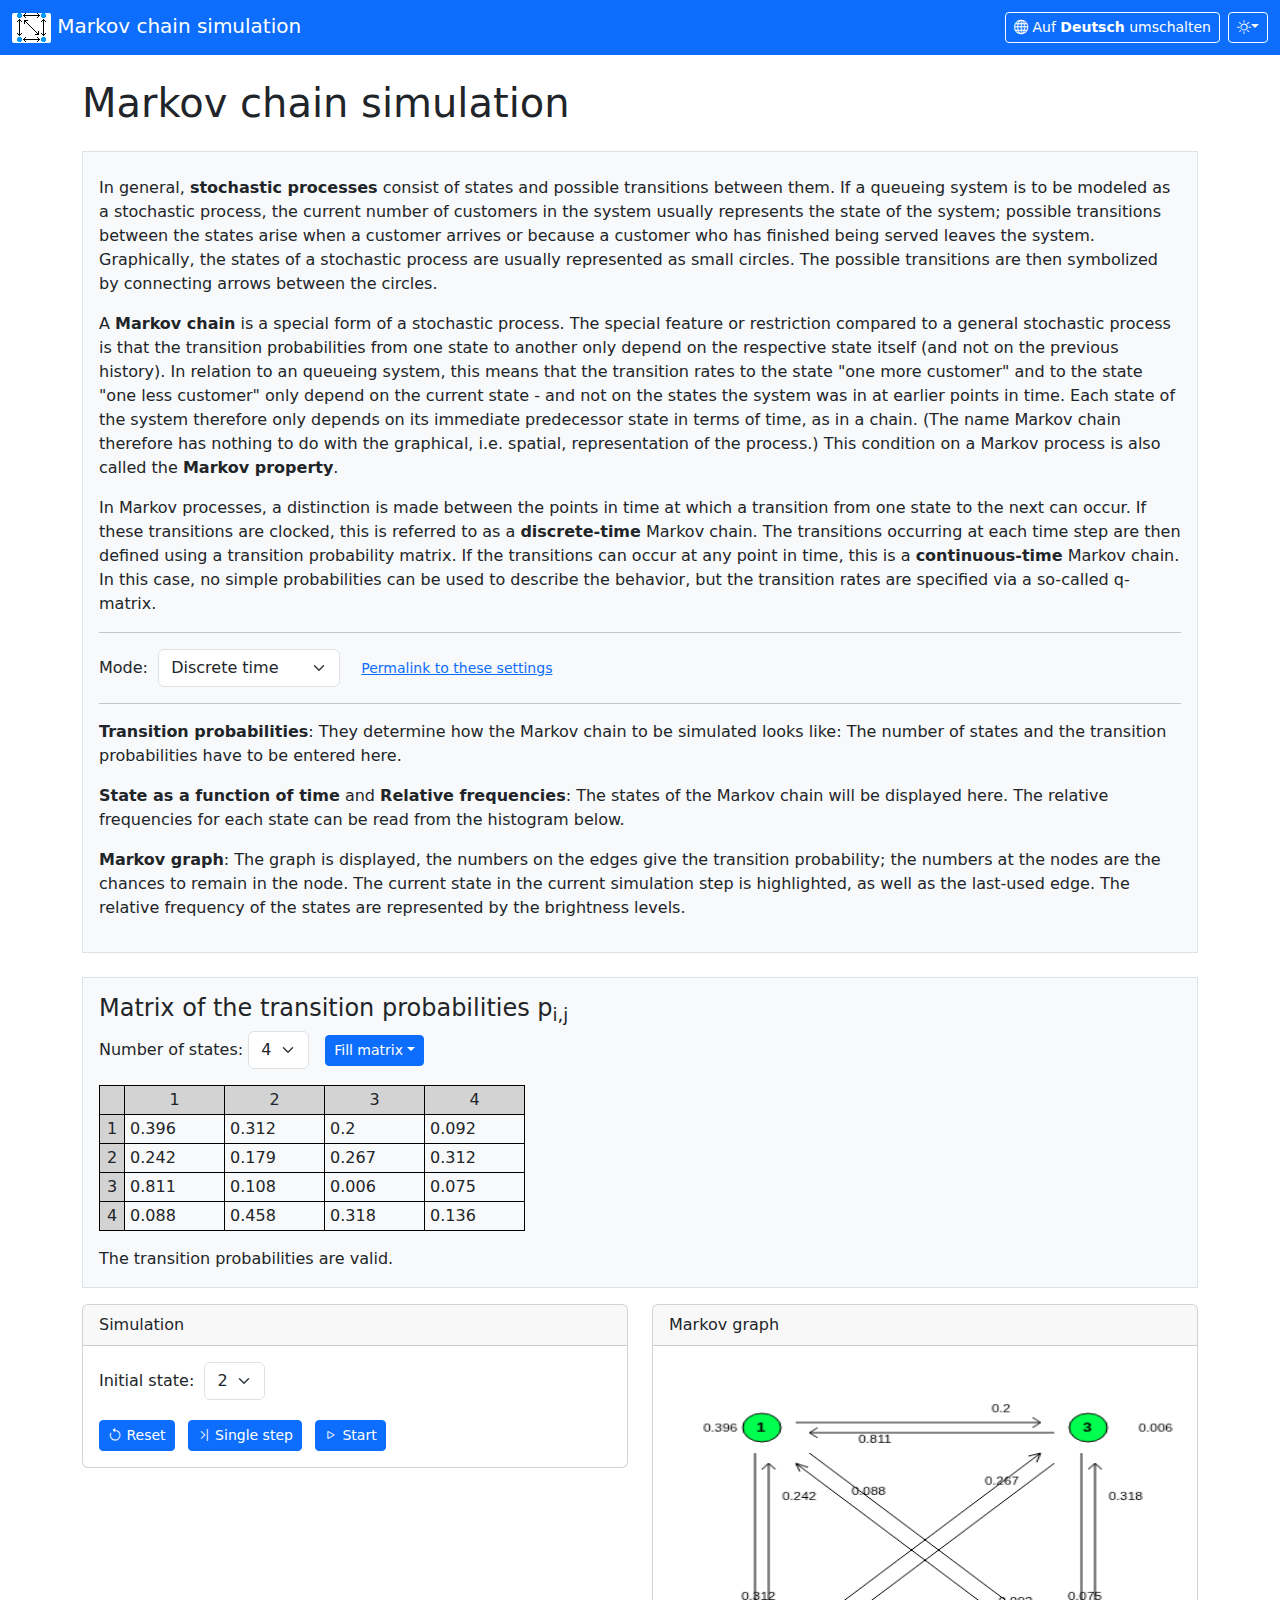
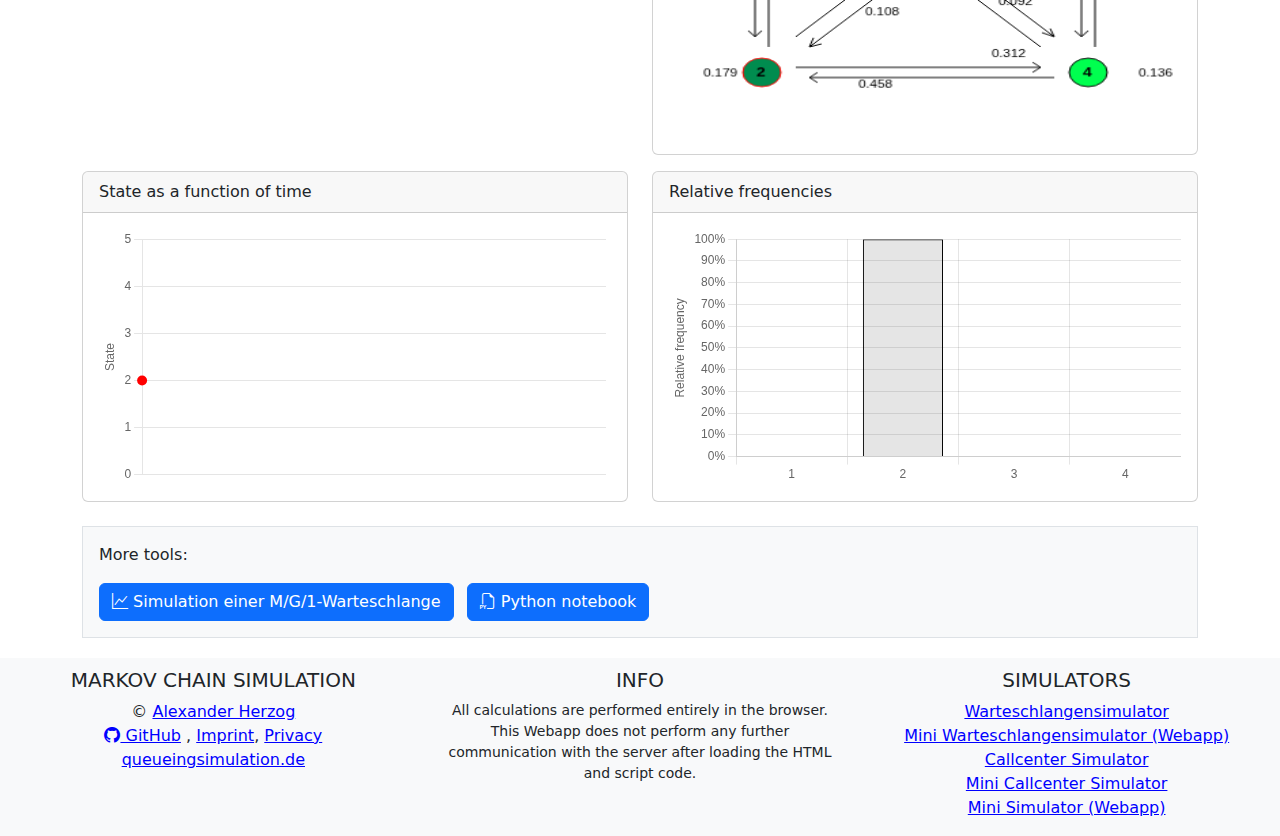
<file: docs/index.html>
<!DOCTYPE html>
<html lang="en">

<head>
  <meta charset="utf-8">
  <!--
  Copyright 2024 Alexander Herzog

  Licensed under the Apache License, Version 2.0 (the "License");
  you may not use this file except in compliance with the License.
  You may obtain a copy of the License at

  http://www.apache.org/licenses/LICENSE-2.0

  Unless required by applicable law or agreed to in writing, software
  distributed under the License is distributed on an "AS IS" BASIS,
  WITHOUT WARRANTIES OR CONDITIONS OF ANY KIND, either express or implied.
  See the License for the specific language governing permissions and
  limitations under the License.
  -->
  <title>Markov chain simulation</title>
  <meta name="description" content="Markov chain simulation">
  <meta name="keywords" content="Markov chain simulation">
  <!-- Begin of language independent part -->
  <meta name="author" content="Alexander Herzog">
  <meta name="viewport" content="width=device-width, initial-scale=1">
  <meta name="apple-mobile-web-app-capable" content="yes">
  <meta name="mobile-web-app-capable" content="yes">
  <meta http-equiv="Content-Security-Policy" content="base-uri 'none'; default-src 'none'; connect-src 'self'; style-src 'self' 'unsafe-inline'; script-src 'self' 'unsafe-inline'; font-src 'self'; img-src 'self' data:;">
  <link rel="shortcut icon" type="image/x-icon" href="favicon.ico">
  <link href="./libs/bootstrap.min.css" integrity="sha384-T3c6CoIi6uLrA9TneNEoa7RxnatzjcDSCmG1MXxSR1GAsXEV/Dwwykc2MPK8M2HN" rel="stylesheet">
  <link href="./libs/bootstrap-icons.css" integrity="sha384-b6lVK+yci+bfDmaY1u0zE8YYJt0TZxLEAFyYSLHId4xoVvsrQu3INevFKo+Xir8e" rel="stylesheet" media="none" onload="if(media!='all')media='all'">
  <link href="./css/index.css" rel="stylesheet" media="none" onload="if(media!='all')media='all'">
  <script defer src="./libs/bootstrap.bundle.min.js" integrity="sha384-C6RzsynM9kWDrMNeT87bh95OGNyZPhcTNXj1NW7RuBCsyN/o0jlpcV8Qyq46cDfL"></script>
  <script defer src="./libs/chart.umd.js" integrity="sha384-tgbB5AKnszdcfwcZtTfuhR3Ko1XZdlDfsLtkxiiAZiVkkXCkFmp+FQFh+V/UTo54"></script>
  <script defer src="./libs/neutralino.js"></script>
</head>

<body>
<div id="infoLoading">Loading...<noscript><br><span style='color: red';>This webapp requires Javascript to be executed.</span></noscript></div>
<div id="mainContent" style="display: none;">

<!-- Navigation -->

<nav class="navbar navbar-expand-lg navbar-dark bg-primary sticky-top" id="navbar_main"><div class="container-fluid">
  <span class="navbar-brand mb-0 h1">
  <span id="logoBox"><img src="[data-uri]" width="29" height="29" alt="Logo"></span>
  <span id="appName1"></span>
  </span>
  <ul class="navbar-nav me-auto"></ul>
  <button type="button" class="btn btn-outline-light bi-globe btn-sm me-2" id="languageButton"><span class="menuButtonTitle">
    <span class="menuButtonTitleShort"></span>
    <span class="menuButtonTitleLong"></span>
  </span></button>
  <div class="dropdown" style="display: inline-block;">
    <button type="button" class="btn btn-outline-light bi-sun btn-sm dropdown-toggle" id="menuColorMode" data-bs-toggle="dropdown"></button>
    <ul class="dropdown-menu dropdown-menu-end" role="tablist">
      <li role="tab"><a class="dropdown-item" id="menuColorModeLight" href="?" onclick="localStorage.setItem('selectedColorMode','light')"></a></li>
      <li role="tab"><a class="dropdown-item" id="menuColorModeDark" href="?" onclick="localStorage.setItem('selectedColorMode','dark')"></a></li>
      <li role="tab"><a class="dropdown-item" id="menuColorModeSystemDefault" href="?" onclick="localStorage.removeItem('selectedColorMode')"></a></li>
    </ul>
  </div>
</div></nav>

<!-- Content -->

<main><div class="container pt-3">

<h1 class="mt-2"></h1>

<div class="mt-4 p-3 border bg-light">
  <div class="mt-2" id="infoAreaGeneral"></div>
  <hr>
  <div>
    <label id="modeSelectLabel" for="modeSelect"></label>
    <select id="modeSelect" class="form-select me-3" style="display: inline-block; width: auto;">
      <option value="0" id="modeSelect0" selected></option>
      <option value="1" id="modeSelect1"></option>
    </select>
    <a href="" class="small" id="PermaLink"></a>
  </div>
  <hr>
  <div class="mt-2" id="infoArea"></div>
</div>

<div id="inputBoxDiscrete" class="mt-4 p-3 border bg-light">
  <h4 id="inputBoxDiscreteTitle"></h4>
</div>

<div id="inputBoxContinuous" class="mt-4 p-3 border bg-light">
  <h4 id="inputBoxContinuousTitle"></h4>
</div>

<div id="inputBoxContinuousAdditional" class="mt-4 p-3 border bg-light">
  <h4 id="inputBoxContinuousAdditionalTitle"></h4>
  <table class="borders" id="inputAdditionalTableContinuous"></table>
</div>

<div class="row" id="outputRow1Discrete">
<div class="col-lg-6"><div class="card mt-3">
  <div id="outputBoxDiscreteTitle" class="card-header"></div>
  <div class="card-body">
    <div>
      <label id="simulationStartSelectDiscreteLabel" for="simulationStartSelectDiscrete"></label>
      <select id="simulationStartSelectDiscrete" class="form-select" style="display: inline-block; width: auto;"></select>
    </div>
    <div class="mt-3">
      <button type="button" class="btn btn-primary btn-sm bi-arrow-counterclockwise mt-1 me-2" id="resetButtonDiscrete"></button>
      <button type="button" class="btn btn-primary btn-sm bi-chevron-bar-right mt-1 me-2" id="stepButtonDiscrete"></button>
      <button type="button" class="btn btn-primary btn-sm bi-play mt-1 me-2" id="playPauseButtonDiscrete"></button>
    </div>
  </div>
</div></div>
<div class="col-lg-6"><div class="card mt-3">
  <div id="boxGraphDiscreteTitle" class="card-header"></div>
  <div class="card-body" style="padding: 0;"><canvas id="boxGraphDiscrete" width="400" height="400"></canvas></div>
</div></div>
</div>

<div class="row" id="outputRow2Discrete">
<div class="col-lg-6"><div class="card mt-3">
  <div id="boxCurrentStateDiscreteTitle" class="card-header"></div>
  <div class="card-body"><canvas id="boxCurrentStateDiscrete"></canvas></div>
</div></div>
<div class="col-lg-6"><div class="card mt-3">
  <div id="boxFrequenciesDiscreteTitle" class="card-header"></div>
  <div class="card-body"><canvas id="boxFrequenciesDiscrete"></canvas></div>
</div></div>
</div>

<div class="row" id="outputRow1Continuous">
<div class="col-lg-6"><div class="card mt-3">
  <div id="outputBoxContinuousTitle" class="card-header"></div>
  <div class="card-body">
    <div>
      <label id="simulationStartSelectContinuousLabel" for="simulationStartSelectContinuous"></label>
      <select id="simulationStartSelectContinuous" class="form-select" style="display: inline-block; width: auto;"></select>
    </div>
    <div class="mt-3">
      <button type="button" class="btn btn-primary btn-sm bi-arrow-counterclockwise mt-1 me-2" id="resetButtonContinuous"></button>
      <button type="button" class="btn btn-primary btn-sm bi-chevron-bar-right mt-1 me-2" id="stepButtonContinuous"></button>
      <button type="button" class="btn btn-primary btn-sm bi-play mt-1 me-2" id="playPauseButtonContinuous"></button>
    </div>
  </div>
</div></div>
<div class="col-lg-6"><div class="card mt-3">
  <div id="boxGraphContinuousTitle" class="card-header"></div>
  <div class="card-body" style="padding: 0;"><canvas id="boxGraphContinuous" width="400" height="400"></canvas></div>
</div></div>
</div>

<div class="row" id="outputRow2Continuous">
<div class="col-lg-6"><div class="card mt-3">
  <div id="boxCurrentStateContinuousTitle" class="card-header"></div>
  <div class="card-body"><canvas id="boxCurrentStateContinuous"></canvas></div>
</div></div>
<div class="col-lg-6"><div class="card mt-3">
  <div id="boxFrequenciesContinuousTitle" class="card-header"></div>
  <div class="card-body"><canvas id="boxFrequenciesContinuous"></canvas></div>
</div></div>
</div>

<div class="mt-4 p-3 border bg-light">
  <div id="toolsInfo"></div>
  <div class="mt-3">
    <button id="simButton" class="btn btn-primary bi-graph-up me-2"></button>
    <button id="toolsPython" onclick="document.getElementById('downloadIPYNB').click();" class="btn btn-primary bi-filetype-py"></button>
    <a id="downloadIPYNB" target="_blank" href="./python/MarkovChains.ipynb" download="MarkovChains.ipynb" style="display: none;"></a>
  </div>
</div>

</div></main>

<!-- Footer -->

<footer class="page-footer font-small bg-light" style="margin-top: 20px; padding-top: 10px;">
<div class="container-fluid text-center text-md-left">
<div class="row">

<div class="col-md-4 mt-md-0 mt-4">
<h3 class="h5 text-uppercase" id="appName2">&nbsp;</h3>
<ul class="list-unstyled">
  <li>&copy; <a href="https://github.com/A-Herzog" target="_blank">Alexander Herzog</a></li>
  <li>
    <a href="https://github.com/A-Herzog/MarkovChains" target="_blank" class="bi-github"> GitHub</a>
    <span id="infoLocalDataOnly1">,
    <a href="https://aka.ms/impressum" target="_blank" id="linkImprint"></a>,
    <a href="https://docs.github.com/site-policy/privacy-policies/github-privacy-statement" target="_blank" id="linkPrivacy"></a>
    </span>
  </li>
  <li><a target="_blank" id="linkMainHome" href=""></a></li>
</ul>
</div>

<div class="col-md-4 mb-md-0 mb-4" id="infoLocalDataOnly2">
<h3 class="h5 text-uppercase">&nbsp;</h3>
<div class="small"></div>
</div>

<div class="col-md-4 mb-md-0 mb-4">
<h3 class="h5 text-uppercase" id="infoSimulators">&nbsp;</h3>
<ul class="list-unstyled">
  <li><a href="https://a-herzog.github.io/Warteschlangensimulator" target="_blank">Warteschlangensimulator</a></li>
  <li><a href="https://a-herzog.github.io/MiniWarteschlangensimulator" target="_blank">Mini Warteschlangensimulator (Webapp)</a></li>
  <li><a href="https://github.com/A-Herzog/Callcenter-Simulator" target="_blank">Callcenter Simulator</a></li>
  <li><a href="https://github.com/A-Herzog/Mini-Callcenter-Simulator" target="_blank">Mini Callcenter Simulator</a></li>
  <li><a href="https://a-herzog.github.io/MiniSimulator/" target="_blank">Mini Simulator (Webapp)</a></li>
</ul>
</div>

</div>
</div>
</footer>

</div>

<script src='./index.js' type="module"></script>

</body>
</html>
</file>
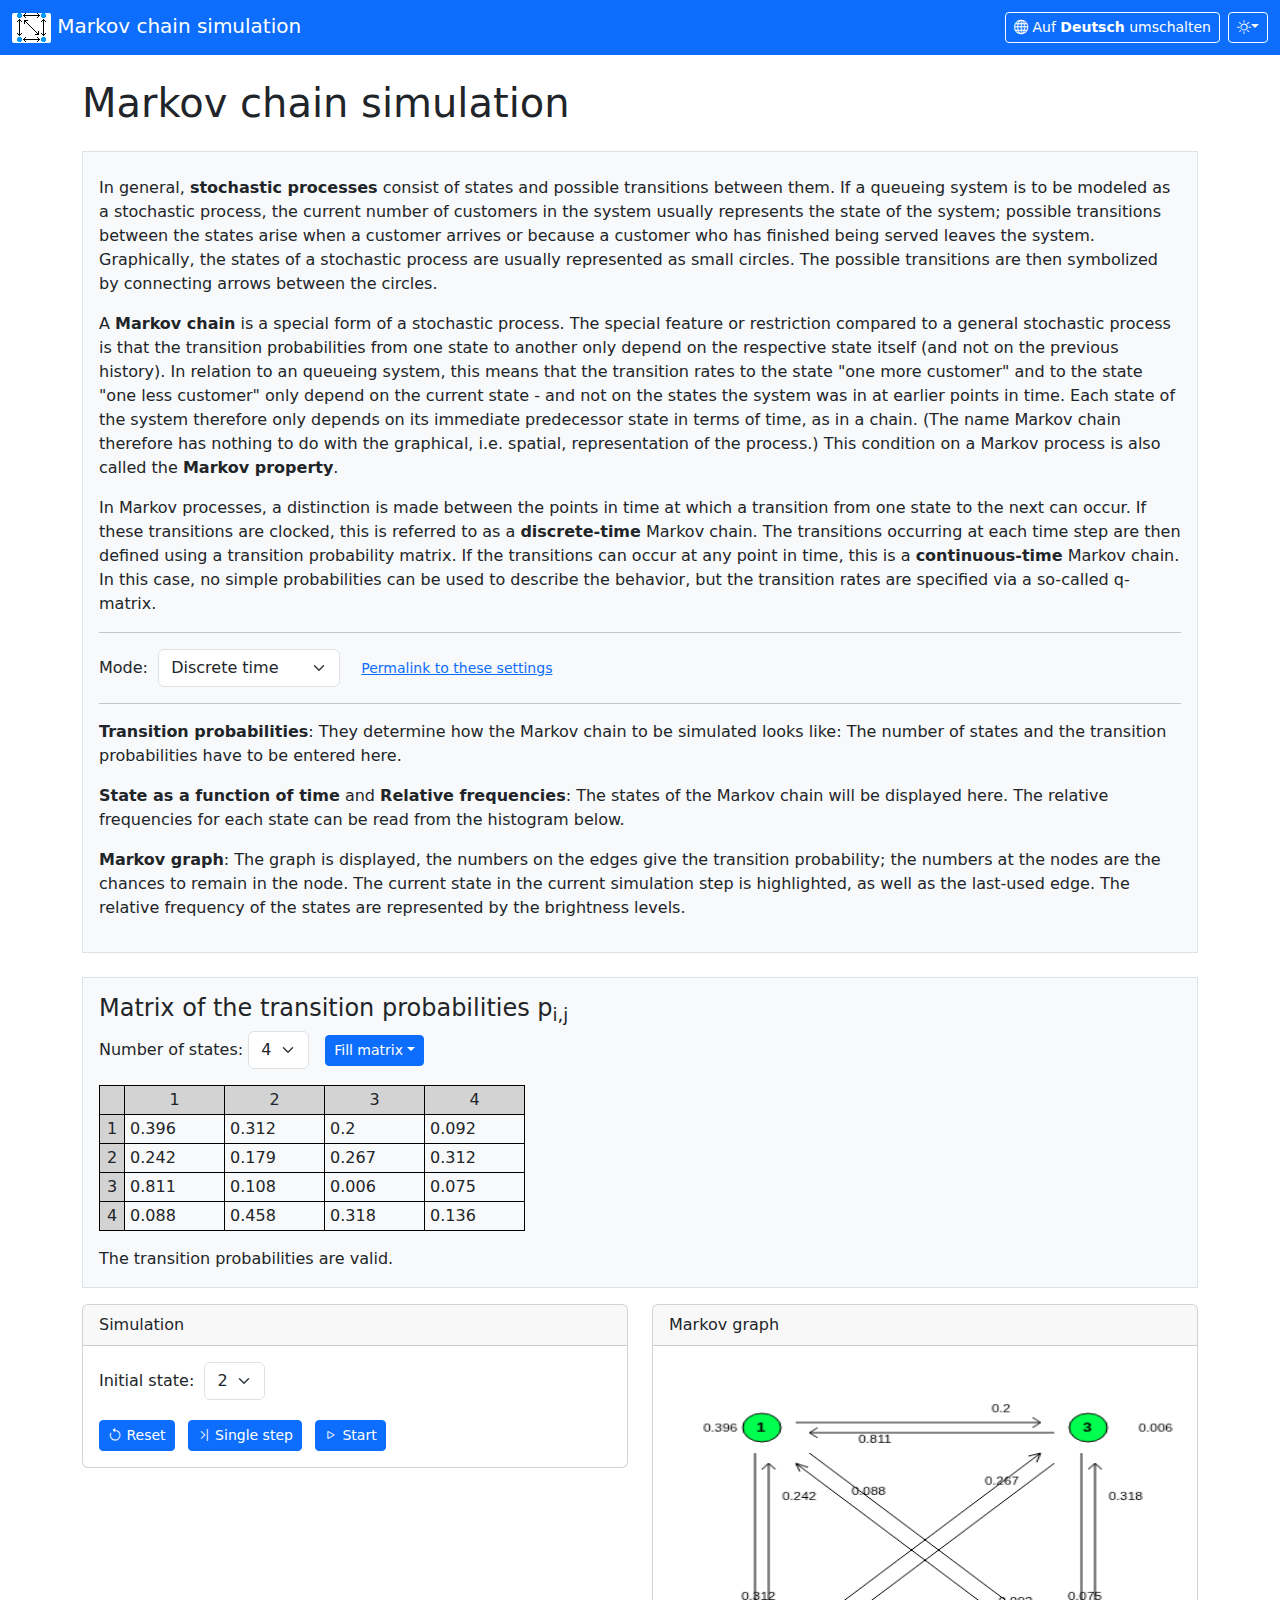
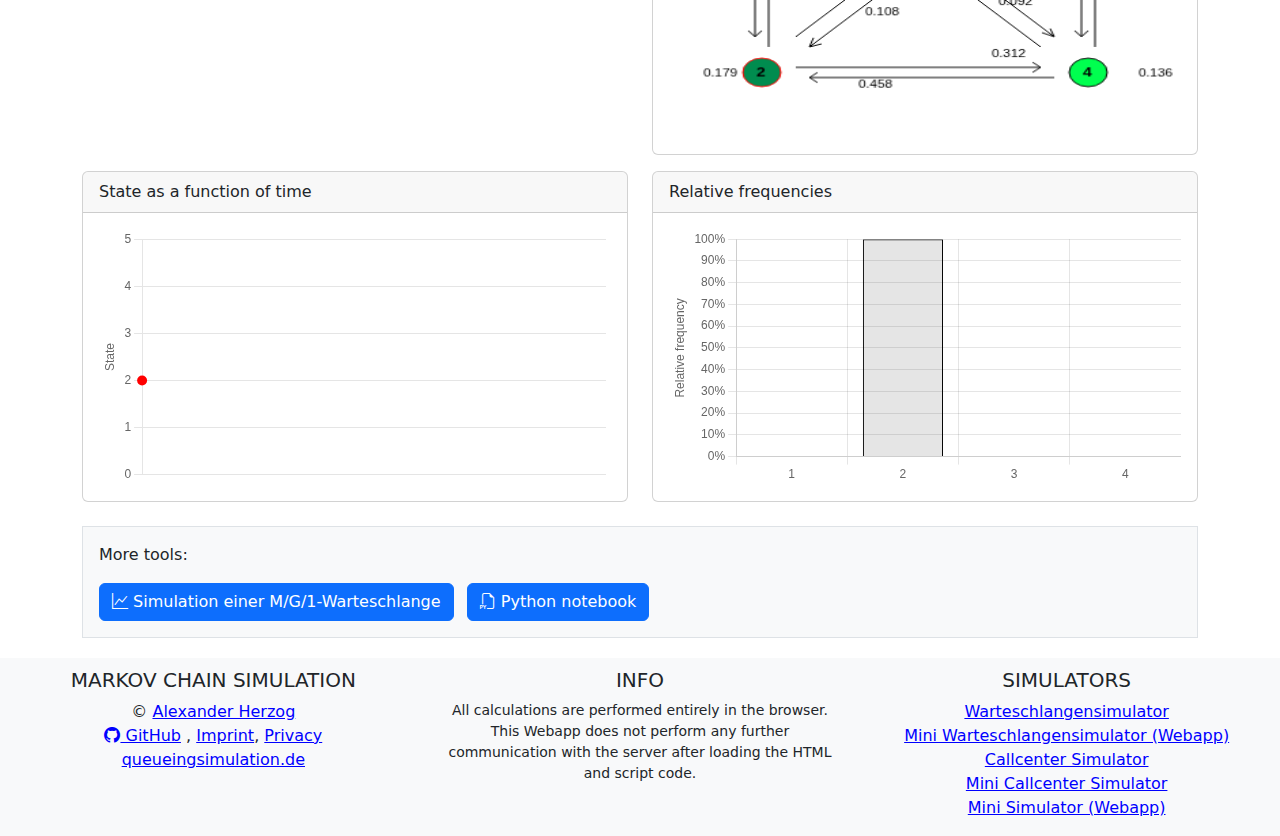
<file: docs/index_de.html>
<!DOCTYPE html>
<html lang="de">

<head>
  <meta charset="utf-8">
  <!--
  Copyright 2024 Alexander Herzog

  Licensed under the Apache License, Version 2.0 (the "License");
  you may not use this file except in compliance with the License.
  You may obtain a copy of the License at

  http://www.apache.org/licenses/LICENSE-2.0

  Unless required by applicable law or agreed to in writing, software
  distributed under the License is distributed on an "AS IS" BASIS,
  WITHOUT WARRANTIES OR CONDITIONS OF ANY KIND, either express or implied.
  See the License for the specific language governing permissions and
  limitations under the License.
  -->
  <title>Markovketten-Simulation</title>
  <meta name="description" content="Markovketten-Simulation">
  <meta name="keywords" content="Markovketten-Simulation, Markov chain simulation">
  <!-- Begin of language independent part -->
  <meta name="author" content="Alexander Herzog">
  <meta name="viewport" content="width=device-width, initial-scale=1">
  <meta name="apple-mobile-web-app-capable" content="yes">
  <meta name="mobile-web-app-capable" content="yes">
  <meta http-equiv="Content-Security-Policy" content="base-uri 'none'; default-src 'none'; connect-src 'self'; style-src 'self' 'unsafe-inline'; script-src 'self' 'unsafe-inline'; font-src 'self'; img-src 'self' data:;">
  <link rel="shortcut icon" type="image/x-icon" href="favicon.ico">
  <link href="./libs/bootstrap.min.css" integrity="sha384-T3c6CoIi6uLrA9TneNEoa7RxnatzjcDSCmG1MXxSR1GAsXEV/Dwwykc2MPK8M2HN" rel="stylesheet">
  <link href="./libs/bootstrap-icons.css" integrity="sha384-b6lVK+yci+bfDmaY1u0zE8YYJt0TZxLEAFyYSLHId4xoVvsrQu3INevFKo+Xir8e" rel="stylesheet" media="none" onload="if(media!='all')media='all'">
  <link href="./css/index.css" rel="stylesheet" media="none" onload="if(media!='all')media='all'">
  <script defer src="./libs/bootstrap.bundle.min.js" integrity="sha384-C6RzsynM9kWDrMNeT87bh95OGNyZPhcTNXj1NW7RuBCsyN/o0jlpcV8Qyq46cDfL"></script>
  <script defer src="./libs/chart.umd.js" integrity="sha384-tgbB5AKnszdcfwcZtTfuhR3Ko1XZdlDfsLtkxiiAZiVkkXCkFmp+FQFh+V/UTo54"></script>
  <script defer src="./libs/neutralino.js"></script>
</head>

<body>
<div id="infoLoading">Loading...<noscript><br><span style='color: red';>This webapp requires Javascript to be executed.</span></noscript></div>
<div id="mainContent" style="display: none;">

<!-- Navigation -->

<nav class="navbar navbar-expand-lg navbar-dark bg-primary sticky-top" id="navbar_main"><div class="container-fluid">
  <span class="navbar-brand mb-0 h1">
  <span id="logoBox"><img src="[data-uri]" width="29" height="29" alt="Logo"></span>
  <span id="appName1"></span>
  </span>
  <ul class="navbar-nav me-auto"></ul>
  <button type="button" class="btn btn-outline-light bi-globe btn-sm me-2" id="languageButton"><span class="menuButtonTitle">
    <span class="menuButtonTitleShort"></span>
    <span class="menuButtonTitleLong"></span>
  </span></button>
  <div class="dropdown" style="display: inline-block;">
    <button type="button" class="btn btn-outline-light bi-sun btn-sm dropdown-toggle" id="menuColorMode" data-bs-toggle="dropdown"></button>
    <ul class="dropdown-menu dropdown-menu-end" role="tablist">
      <li role="tab"><a class="dropdown-item" id="menuColorModeLight" href="?" onclick="localStorage.setItem('selectedColorMode','light')"></a></li>
      <li role="tab"><a class="dropdown-item" id="menuColorModeDark" href="?" onclick="localStorage.setItem('selectedColorMode','dark')"></a></li>
      <li role="tab"><a class="dropdown-item" id="menuColorModeSystemDefault" href="?" onclick="localStorage.removeItem('selectedColorMode')"></a></li>
    </ul>
  </div>
</div></nav>

<!-- Content -->

<main><div class="container pt-3">

<h1 class="mt-2"></h1>

<div class="mt-4 p-3 border bg-light">
  <div class="mt-2" id="infoAreaGeneral"></div>
  <hr>
  <div>
    <label id="modeSelectLabel" for="modeSelect"></label>
    <select id="modeSelect" class="form-select me-3" style="display: inline-block; width: auto;">
      <option value="0" id="modeSelect0" selected></option>
      <option value="1" id="modeSelect1"></option>
    </select>
    <a href="" class="small" id="PermaLink"></a>
  </div>
  <hr>
  <div class="mt-2" id="infoArea"></div>
</div>

<div id="inputBoxDiscrete" class="mt-4 p-3 border bg-light">
  <h4 id="inputBoxDiscreteTitle"></h4>
</div>

<div id="inputBoxContinuous" class="mt-4 p-3 border bg-light">
  <h4 id="inputBoxContinuousTitle"></h4>
</div>

<div id="inputBoxContinuousAdditional" class="mt-4 p-3 border bg-light">
  <h4 id="inputBoxContinuousAdditionalTitle"></h4>
  <table class="borders" id="inputAdditionalTableContinuous"></table>
</div>

<div class="row" id="outputRow1Discrete">
<div class="col-lg-6"><div class="card mt-3">
  <div id="outputBoxDiscreteTitle" class="card-header"></div>
  <div class="card-body">
    <div>
      <label id="simulationStartSelectDiscreteLabel" for="simulationStartSelectDiscrete"></label>
      <select id="simulationStartSelectDiscrete" class="form-select" style="display: inline-block; width: auto;"></select>
    </div>
    <div class="mt-3">
      <button type="button" class="btn btn-primary btn-sm bi-arrow-counterclockwise mt-1 me-2" id="resetButtonDiscrete"></button>
      <button type="button" class="btn btn-primary btn-sm bi-chevron-bar-right mt-1 me-2" id="stepButtonDiscrete"></button>
      <button type="button" class="btn btn-primary btn-sm bi-play mt-1 me-2" id="playPauseButtonDiscrete"></button>
    </div>
  </div>
</div></div>
<div class="col-lg-6"><div class="card mt-3">
  <div id="boxGraphDiscreteTitle" class="card-header"></div>
  <div class="card-body" style="padding: 0;"><canvas id="boxGraphDiscrete" width="400" height="400"></canvas></div>
</div></div>
</div>

<div class="row" id="outputRow2Discrete">
<div class="col-lg-6"><div class="card mt-3">
  <div id="boxCurrentStateDiscreteTitle" class="card-header"></div>
  <div class="card-body"><canvas id="boxCurrentStateDiscrete"></canvas></div>
</div></div>
<div class="col-lg-6"><div class="card mt-3">
  <div id="boxFrequenciesDiscreteTitle" class="card-header"></div>
  <div class="card-body"><canvas id="boxFrequenciesDiscrete"></canvas></div>
</div></div>
</div>

<div class="row" id="outputRow1Continuous">
<div class="col-lg-6"><div class="card mt-3">
  <div id="outputBoxContinuousTitle" class="card-header"></div>
  <div class="card-body">
    <div>
      <label id="simulationStartSelectContinuousLabel" for="simulationStartSelectContinuous"></label>
      <select id="simulationStartSelectContinuous" class="form-select" style="display: inline-block; width: auto;"></select>
    </div>
    <div class="mt-3">
      <button type="button" class="btn btn-primary btn-sm bi-arrow-counterclockwise mt-1 me-2" id="resetButtonContinuous"></button>
      <button type="button" class="btn btn-primary btn-sm bi-chevron-bar-right mt-1 me-2" id="stepButtonContinuous"></button>
      <button type="button" class="btn btn-primary btn-sm bi-play mt-1 me-2" id="playPauseButtonContinuous"></button>
    </div>
  </div>
</div></div>
<div class="col-lg-6"><div class="card mt-3">
  <div id="boxGraphContinuousTitle" class="card-header"></div>
  <div class="card-body" style="padding: 0;"><canvas id="boxGraphContinuous" width="400" height="400"></canvas></div>
</div></div>
</div>

<div class="row" id="outputRow2Continuous">
<div class="col-lg-6"><div class="card mt-3">
  <div id="boxCurrentStateContinuousTitle" class="card-header"></div>
  <div class="card-body"><canvas id="boxCurrentStateContinuous"></canvas></div>
</div></div>
<div class="col-lg-6"><div class="card mt-3">
  <div id="boxFrequenciesContinuousTitle" class="card-header"></div>
  <div class="card-body"><canvas id="boxFrequenciesContinuous"></canvas></div>
</div></div>
</div>

<div class="mt-4 p-3 border bg-light">
  <div id="toolsInfo"></div>
  <div class="mt-3">
    <button id="simButton" class="btn btn-primary bi-graph-up me-2"></button>
    <button id="toolsPython" onclick="document.getElementById('downloadIPYNB').click();" class="btn btn-primary bi-filetype-py"></button>
    <a id="downloadIPYNB" target="_blank" href="./python/MarkovChains.ipynb" download="MarkovChains.ipynb" style="display: none;"></a>
  </div>
</div>

</div></main>

<!-- Footer -->

<footer class="page-footer font-small bg-light" style="margin-top: 20px; padding-top: 10px;">
<div class="container-fluid text-center text-md-left">
<div class="row">

<div class="col-md-4 mt-md-0 mt-4">
<h3 class="h5 text-uppercase" id="appName2">&nbsp;</h3>
<ul class="list-unstyled">
  <li>&copy; <a href="https://github.com/A-Herzog" target="_blank">Alexander Herzog</a></li>
  <li>
    <a href="https://github.com/A-Herzog/MarkovChains" target="_blank" class="bi-github"> GitHub</a>
    <span id="infoLocalDataOnly1">,
    <a href="https://aka.ms/impressum" target="_blank" id="linkImprint"></a>,
    <a href="https://docs.github.com/site-policy/privacy-policies/github-privacy-statement" target="_blank" id="linkPrivacy"></a>
    </span>
  </li>
  <li><a target="_blank" id="linkMainHome" href=""></a></li>
</ul>
</div>

<div class="col-md-4 mb-md-0 mb-4" id="infoLocalDataOnly2">
<h3 class="h5 text-uppercase">&nbsp;</h3>
<div class="small"></div>
</div>

<div class="col-md-4 mb-md-0 mb-4">
<h3 class="h5 text-uppercase" id="infoSimulators">&nbsp;</h3>
<ul class="list-unstyled">
  <li><a href="https://a-herzog.github.io/Warteschlangensimulator" target="_blank">Warteschlangensimulator</a></li>
  <li><a href="https://a-herzog.github.io/MiniWarteschlangensimulator" target="_blank">Mini Warteschlangensimulator (Webapp)</a></li>
  <li><a href="https://github.com/A-Herzog/Callcenter-Simulator" target="_blank">Callcenter Simulator</a></li>
  <li><a href="https://github.com/A-Herzog/Mini-Callcenter-Simulator" target="_blank">Mini Callcenter Simulator</a></li>
  <li><a href="https://a-herzog.github.io/MiniSimulator/" target="_blank">Mini Simulator (Webapp)</a></li>
</ul>
</div>

</div>
</div>
</footer>

</div>

<script src='./index.js' type="module"></script>

</body>
</html>
</file>
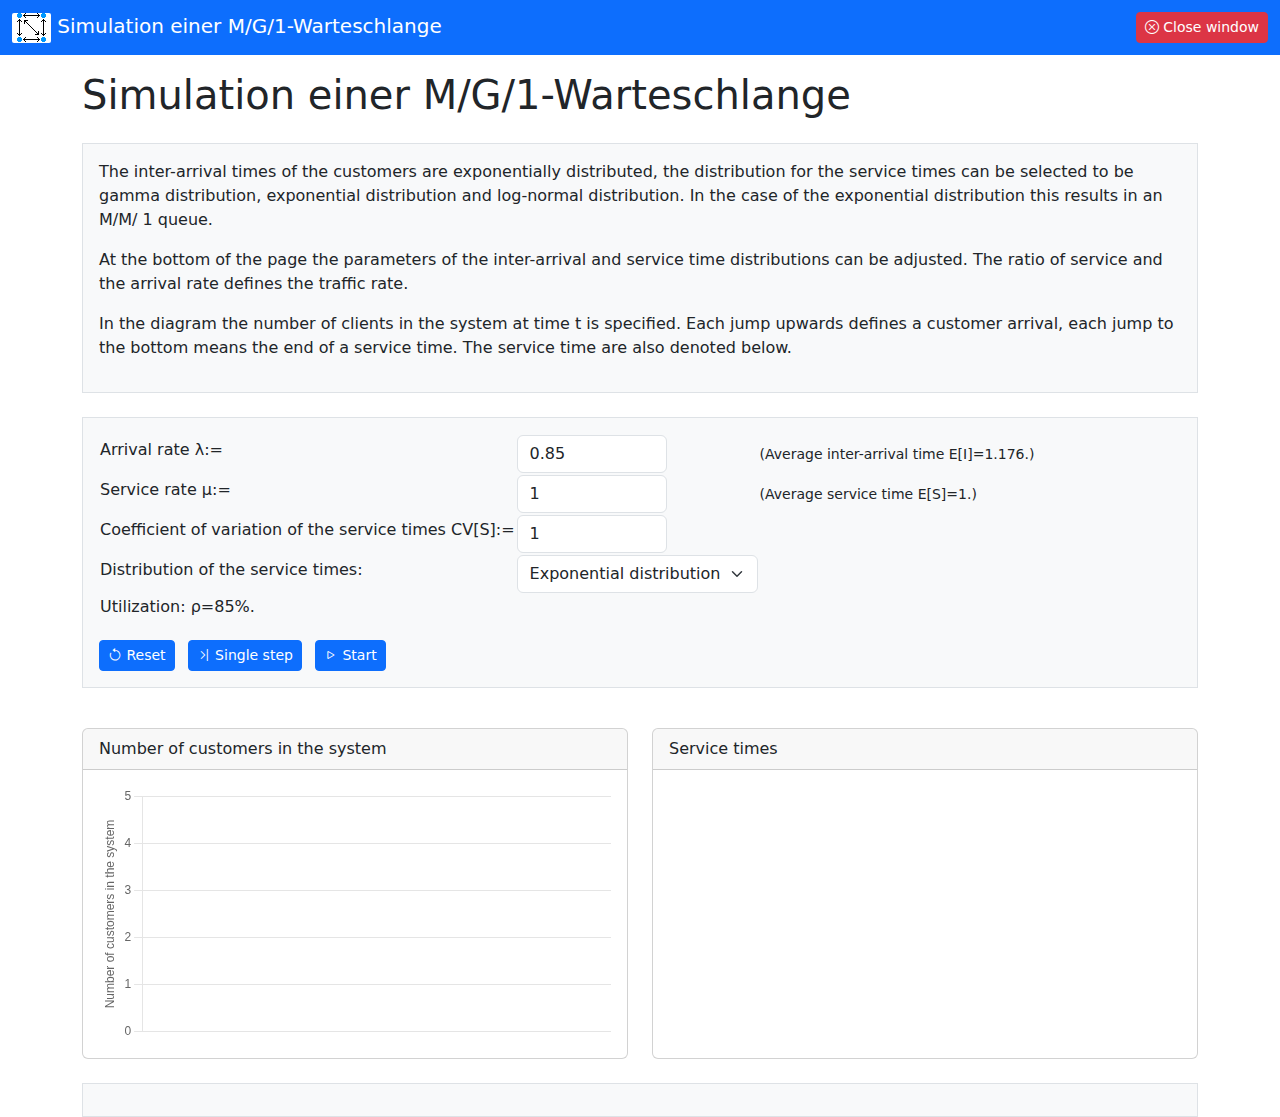
<file: docs/mg1sim.html>
<!DOCTYPE html>
<html lang="en">

<head>
  <meta charset="utf-8">
  <!--
  Copyright 2025 Alexander Herzog

  Licensed under the Apache License, Version 2.0 (the "License");
  you may not use this file except in compliance with the License.
  You may obtain a copy of the License at

  http://www.apache.org/licenses/LICENSE-2.0

  Unless required by applicable law or agreed to in writing, software
  distributed under the License is distributed on an "AS IS" BASIS,
  WITHOUT WARRANTIES OR CONDITIONS OF ANY KIND, either express or implied.
  See the License for the specific language governing permissions and
  limitations under the License.
  -->
  <title>Markov chain simulation</title>
  <meta name="description" content="Markov chain simulation">
  <meta name="keywords" content="Markov chain simulation">
  <!-- Begin of language independent part -->
  <meta name="author" content="Alexander Herzog">
  <meta name="viewport" content="width=device-width, initial-scale=1">
  <meta name="apple-mobile-web-app-capable" content="yes">
  <meta name="mobile-web-app-capable" content="yes">
  <meta http-equiv="Content-Security-Policy" content="base-uri 'none'; default-src 'none'; connect-src 'self'; style-src 'self' 'unsafe-inline'; script-src 'self' 'unsafe-inline'; font-src 'self'; img-src 'self' data:;">
  <link rel="shortcut icon" type="image/x-icon" href="favicon.ico">
  <link href="./libs/bootstrap.min.css" integrity="sha384-T3c6CoIi6uLrA9TneNEoa7RxnatzjcDSCmG1MXxSR1GAsXEV/Dwwykc2MPK8M2HN" rel="stylesheet">
  <link href="./libs/bootstrap-icons.css" integrity="sha384-b6lVK+yci+bfDmaY1u0zE8YYJt0TZxLEAFyYSLHId4xoVvsrQu3INevFKo+Xir8e" rel="stylesheet" media="none" onload="if(media!='all')media='all'">
  <link href="./css/index.css" rel="stylesheet" media="none" onload="if(media!='all')media='all'">
  <script defer src="./libs/bootstrap.bundle.min.js" integrity="sha384-C6RzsynM9kWDrMNeT87bh95OGNyZPhcTNXj1NW7RuBCsyN/o0jlpcV8Qyq46cDfL"></script>
  <script defer src="./libs/chart.umd.js" integrity="sha384-tgbB5AKnszdcfwcZtTfuhR3Ko1XZdlDfsLtkxiiAZiVkkXCkFmp+FQFh+V/UTo54"></script>
  <script defer src="./libs/jstat.min.js" integrity="sha384-7uGOMhLhjroTamet5l69PR8EGxKUyWZlZOFFDRymtVqIfsh4Hj7uZRctW67ZCdkD"></script>
  <script defer src="./libs/neutralino.js"></script>
</head>

<body>
<div id="infoLoading">Loading...<noscript><br><span style='color: red';>This webapp requires Javascript to be executed.</span></noscript></div>
<span id="mainContent" style="display: none;">

<!-- Navigation -->

<nav class="navbar navbar-expand-lg navbar-dark bg-primary sticky-top" id="navbar_main"><div class="container-fluid">
  <span class="navbar-brand mb-0 h1">
  <span id="logoBox"><img src="[data-uri]" width="29" height="29" alt="Logo"></span>
  <span id="appName1"></span>
  </span>
  <span class="d-flex">
    <button type="button" id="closeButton" class="btn btn-danger btn-sm bi-x-circle"><span class="menuButtonTitle">
      <span class="menuButtonTitleShort"></span>
      <span class="menuButtonTitleLong"></span>
    </span></button>
  </span>
</div></nav>

<!-- Content -->

<main><div class="container pt-3">

<h1 class="mb-4"></h1>

<div id="infoArea" class="mb-4 p-3 border bg-light"></div>

<div class="mb-4 p-3 border bg-light">
  <table>
    <tr><td><label id="inputLambdaLabel" for="inputLambda" class="form-label"></td><td><input type="text" class="form-control" id="inputLambda" style="width: 150px;"></td><td><span class="small" id="inputLambdaInfo"></span></tr>
    <tr><td><label id="inputMuLabel" for="inputMu" class="form-label"></td><td><input type="text" class="form-control" id="inputMu" style="width: 150px;" value="1"></td><td><span class="small" id="inputMuInfo"></span></tr>
    <tr><td><label id="inputCVSLabel" for="inputCVS" class="form-label"></td><td><input type="text" class="form-control" id="inputCVS" style="width: 150px;" value="1"></td></tr>
    <tr><td><label id="selectSTypeLabel" for="selectSType" class="form-label"></td><td><select id="selectSType" class="form-select">
      <option value="0" id="selectSTypeExp" selected="selected"></option>
      <option value="1" id="selectSTypeGamma"></option>
      <option value="2" id="selectSTypeLogNormal"></option>
    </select></td></tr>
    <tr><td colspan="3" id="inputInfo"></td></tr>
  </table>
  <div class="mt-3">
    <button type="button" class="btn btn-primary btn-sm bi-arrow-counterclockwise mt-1 me-2" id="resetButton"></button>
    <button type="button" class="btn btn-primary btn-sm bi-chevron-bar-right mt-1 me-2" id="stepButton"></button>
    <button type="button" class="btn btn-primary btn-sm bi-play mt-1 me-2" id="playPauseButton"></button>
  </div>
</div>

<div class="row mb-4">
  <div class="col-lg-6">
    <div class="card mt-3">
      <div class="card-header" id="chart1header"></div>
      <div class="card-body">
        <canvas id="chart1canvas"></canvas>
      </div>
    </div>
  </div>
  <div class="col-lg-6">
    <div class="card mt-3">
      <div class="card-header" id="chart2header"></div>
      <div class="card-body">
        <canvas id="chart2canvas"></canvas>
      </div>
    </div>
  </div>
</div>

<div id="bottomInfo" class="p-3 border bg-light"></div>

</div></main>

</span>
</body>

<script src='./mg1sim.js' type="module"></script>

</html>
</file>
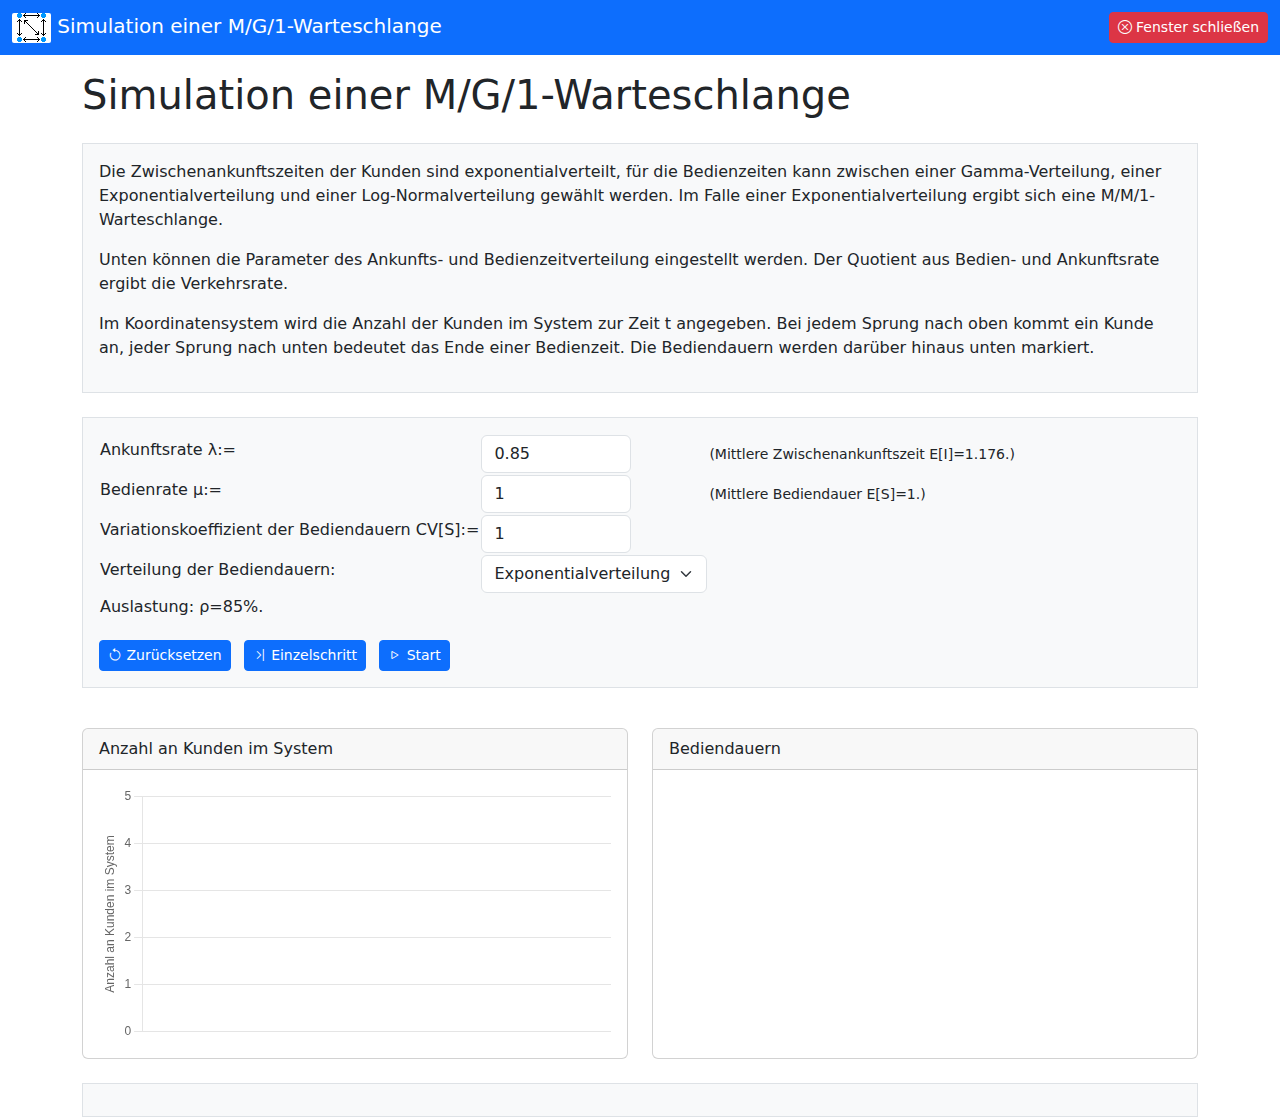
<file: docs/mg1sim_de.html>
<!DOCTYPE html>
<html lang="de">

<head>
  <meta charset="utf-8">
  <!--
  Copyright 2025 Alexander Herzog

  Licensed under the Apache License, Version 2.0 (the "License");
  you may not use this file except in compliance with the License.
  You may obtain a copy of the License at

  http://www.apache.org/licenses/LICENSE-2.0

  Unless required by applicable law or agreed to in writing, software
  distributed under the License is distributed on an "AS IS" BASIS,
  WITHOUT WARRANTIES OR CONDITIONS OF ANY KIND, either express or implied.
  See the License for the specific language governing permissions and
  limitations under the License.
  -->
  <title>Markovketten-Simulation</title>
  <meta name="description" content="Markovketten-Simulation">
  <meta name="keywords" content="Markovketten-Simulation, Markov chain simulation">
  <!-- Begin of language independent part -->
  <meta name="author" content="Alexander Herzog">
  <meta name="viewport" content="width=device-width, initial-scale=1">
  <meta name="apple-mobile-web-app-capable" content="yes">
  <meta name="mobile-web-app-capable" content="yes">
  <meta http-equiv="Content-Security-Policy" content="base-uri 'none'; default-src 'none'; connect-src 'self'; style-src 'self' 'unsafe-inline'; script-src 'self' 'unsafe-inline'; font-src 'self'; img-src 'self' data:;">
  <link rel="shortcut icon" type="image/x-icon" href="favicon.ico">
  <link href="./libs/bootstrap.min.css" integrity="sha384-T3c6CoIi6uLrA9TneNEoa7RxnatzjcDSCmG1MXxSR1GAsXEV/Dwwykc2MPK8M2HN" rel="stylesheet">
  <link href="./libs/bootstrap-icons.css" integrity="sha384-b6lVK+yci+bfDmaY1u0zE8YYJt0TZxLEAFyYSLHId4xoVvsrQu3INevFKo+Xir8e" rel="stylesheet" media="none" onload="if(media!='all')media='all'">
  <link href="./css/index.css" rel="stylesheet" media="none" onload="if(media!='all')media='all'">
  <script defer src="./libs/bootstrap.bundle.min.js" integrity="sha384-C6RzsynM9kWDrMNeT87bh95OGNyZPhcTNXj1NW7RuBCsyN/o0jlpcV8Qyq46cDfL"></script>
  <script defer src="./libs/chart.umd.js" integrity="sha384-tgbB5AKnszdcfwcZtTfuhR3Ko1XZdlDfsLtkxiiAZiVkkXCkFmp+FQFh+V/UTo54"></script>
  <script defer src="./libs/jstat.min.js" integrity="sha384-7uGOMhLhjroTamet5l69PR8EGxKUyWZlZOFFDRymtVqIfsh4Hj7uZRctW67ZCdkD"></script>
  <script defer src="./libs/neutralino.js"></script>
</head>

<body>
<div id="infoLoading">Loading...<noscript><br><span style='color: red';>This webapp requires Javascript to be executed.</span></noscript></div>
<span id="mainContent" style="display: none;">

<!-- Navigation -->

<nav class="navbar navbar-expand-lg navbar-dark bg-primary sticky-top" id="navbar_main"><div class="container-fluid">
  <span class="navbar-brand mb-0 h1">
  <span id="logoBox"><img src="[data-uri]" width="29" height="29" alt="Logo"></span>
  <span id="appName1"></span>
  </span>
  <span class="d-flex">
    <button type="button" id="closeButton" class="btn btn-danger btn-sm bi-x-circle"><span class="menuButtonTitle">
      <span class="menuButtonTitleShort"></span>
      <span class="menuButtonTitleLong"></span>
    </span></button>
  </span>
</div></nav>

<!-- Content -->

<main><div class="container pt-3">

<h1 class="mb-4"></h1>

<div id="infoArea" class="mb-4 p-3 border bg-light"></div>

<div class="mb-4 p-3 border bg-light">
  <table>
    <tr><td><label id="inputLambdaLabel" for="inputLambda" class="form-label"></td><td><input type="text" class="form-control" id="inputLambda" style="width: 150px;"></td><td><span class="small" id="inputLambdaInfo"></span></tr>
    <tr><td><label id="inputMuLabel" for="inputMu" class="form-label"></td><td><input type="text" class="form-control" id="inputMu" style="width: 150px;" value="1"></td><td><span class="small" id="inputMuInfo"></span></tr>
    <tr><td><label id="inputCVSLabel" for="inputCVS" class="form-label"></td><td><input type="text" class="form-control" id="inputCVS" style="width: 150px;" value="1"></td></tr>
    <tr><td><label id="selectSTypeLabel" for="selectSType" class="form-label"></td><td><select id="selectSType" class="form-select">
      <option value="0" id="selectSTypeExp" selected="selected"></option>
      <option value="1" id="selectSTypeGamma"></option>
      <option value="2" id="selectSTypeLogNormal"></option>
    </select></td></tr>
    <tr><td colspan="3" id="inputInfo"></td></tr>
  </table>
  <div class="mt-3">
    <button type="button" class="btn btn-primary btn-sm bi-arrow-counterclockwise mt-1 me-2" id="resetButton"></button>
    <button type="button" class="btn btn-primary btn-sm bi-chevron-bar-right mt-1 me-2" id="stepButton"></button>
    <button type="button" class="btn btn-primary btn-sm bi-play mt-1 me-2" id="playPauseButton"></button>
  </div>
</div>

<div class="row mb-4">
  <div class="col-lg-6">
    <div class="card mt-3">
      <div class="card-header" id="chart1header"></div>
      <div class="card-body">
        <canvas id="chart1canvas"></canvas>
      </div>
    </div>
  </div>
  <div class="col-lg-6">
    <div class="card mt-3">
      <div class="card-header" id="chart2header"></div>
      <div class="card-body">
        <canvas id="chart2canvas"></canvas>
      </div>
    </div>
  </div>
</div>

<div id="bottomInfo" class="p-3 border bg-light"></div>

</div></main>

</span>
</body>

<script src='./mg1sim.js' type="module"></script>

</html>
</file>
<file: docs/css/index.css>
.menuButtonTitleShort {
  display: none;
}

@media only screen and (max-width: 550px) {
  .menuButtonTitle {
    display: none;
  }
}

@media only screen and (max-width: 900px) {
  .menuButtonTitleLong {
    display: none;
  }
  .menuButtonTitleShort {
    display: inline;
  }
}

footer a {
  color: blue;
  text-decoration-color: blue;
}

[data-bs-theme="dark"] {
  .bg-primary {
    background-color: rgba(var(--bs-secondary-rgb),var(--bs-bg-opacity)) !important;
  }

  .bg-light {
    background-color: rgba(var(--bs-secondary-rgb),var(--bs-bg-opacity)) !important;
  }

  footer a {
    color: rgb(139, 185, 254)
  }
}

#logoBox {
  padding: 1px 5px 5px 5px;
  border-radius: 2px;
  background-color: white;
}

#languageButton {
  color: white;
}

#languageButton:hover {
  color: black;
}

#distSelect {
  font-weight: bold;
}

footer {
  margin-top: 20px;
  padding-top: 10px;
}

table.borders {
  border-collapse: collapse;
  border: 1px solid black;
}

table.borders td {
  border: 1px solid black;
  padding: 2px 5px;
}
</file>
